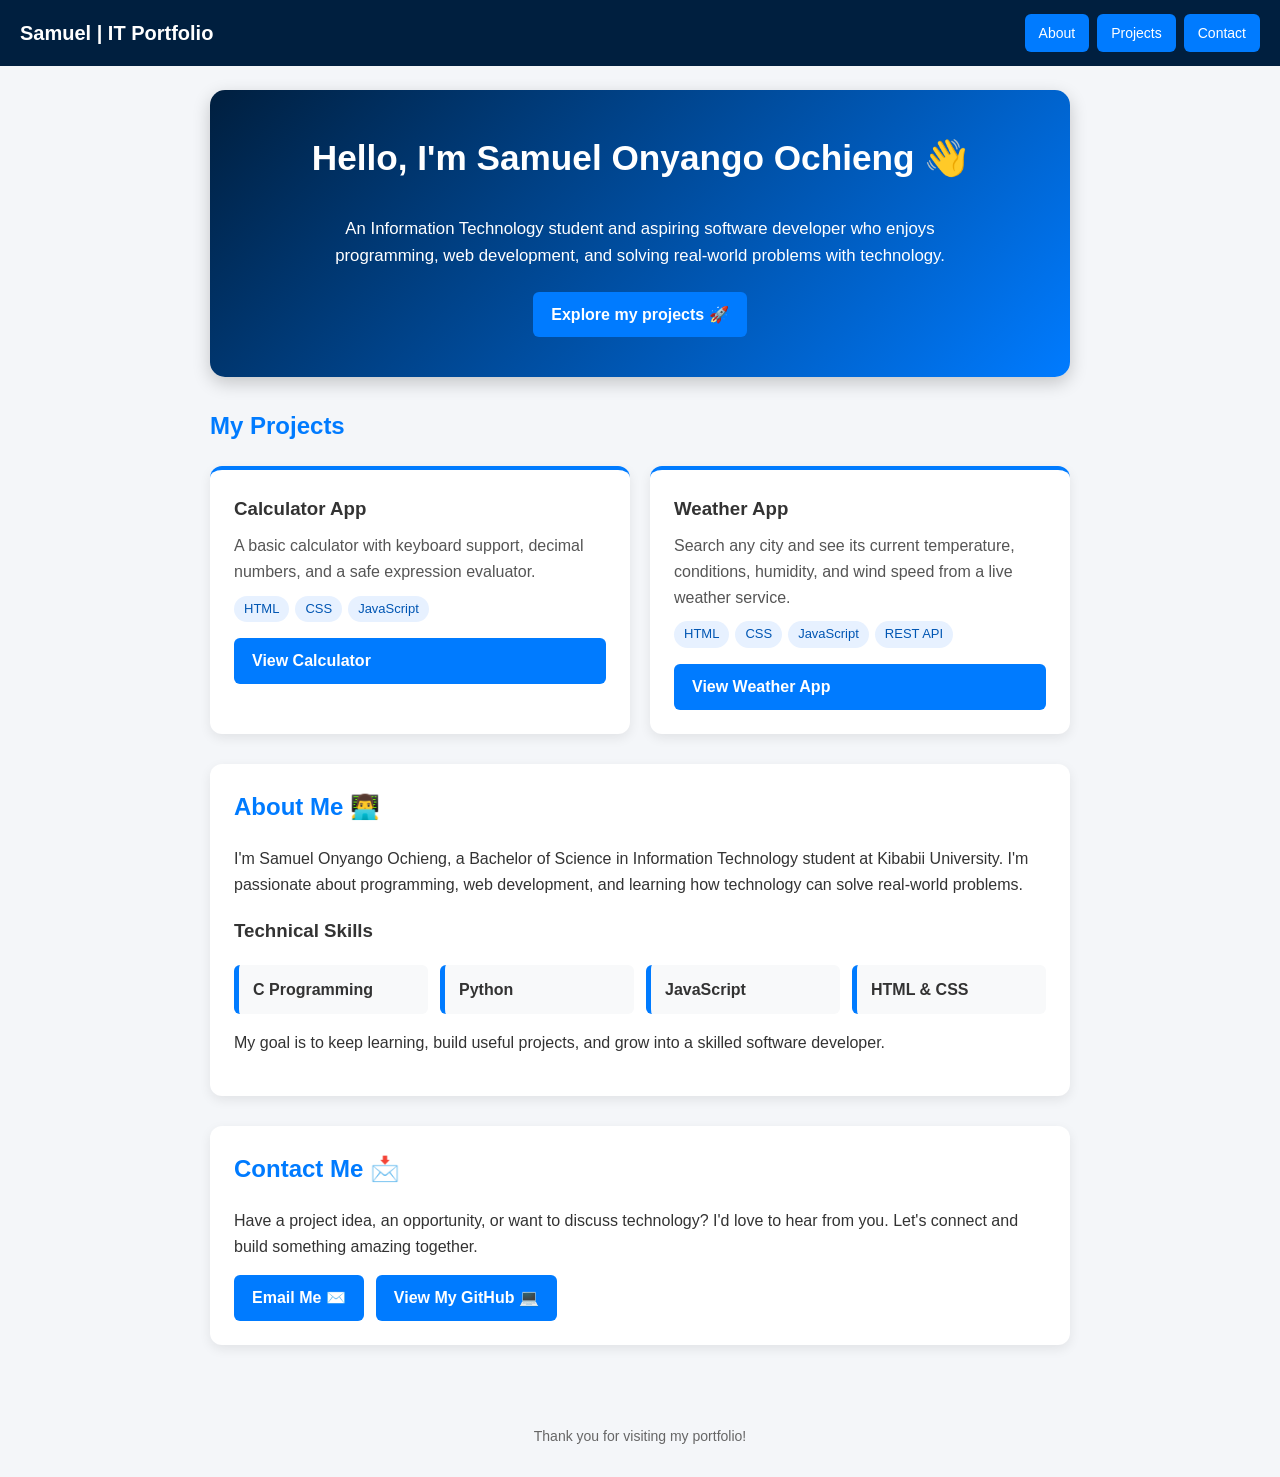
<file: index.html>
<!DOCTYPE html>
<html lang="en">
<head>
    <meta charset="UTF-8">
    <meta name="viewport" content="width=device-width, initial-scale=1.0">
    <meta name="description" content="Portfolio of Samuel Onyango Ochieng, an Information Technology student at Kibabii University who builds web projects.">
    <title>Samuel Onyango Ochieng | IT Portfolio</title>
    <link rel="stylesheet" href="style.css">
</head>
<body>

    <header class="navbar">
        <a href="#home" class="logo">Samuel | IT Portfolio</a>
        <nav class="nav-links" aria-label="Main navigation">
            <a href="#about">About</a>
            <a href="#projects">Projects</a>
            <a href="#contact">Contact</a>
        </nav>
    </header>

    <main>

        <!-- Hero -->
        <section class="hero" id="home">
            <h1>Hello, I'm Samuel Onyango Ochieng 👋</h1>
            <p class="lead">
                An Information Technology student and aspiring software developer
                who enjoys programming, web development, and solving real-world
                problems with technology.
            </p>
            <a class="btn" href="#projects">Explore my projects 🚀</a>
        </section>

        <!-- Projects -->
        <section id="projects">
            <h2>My Projects</h2>
            <div class="grid">

                <article class="card">
                    <h3>Calculator App</h3>
                    <p>A basic calculator with keyboard support, decimal numbers, and a safe expression evaluator.</p>
                    <div class="tags">
                        <span>HTML</span><span>CSS</span><span>JavaScript</span>
                    </div>
                    <a class="btn" href="Calculator/index.html">View Calculator</a>
                </article>

                <article class="card">
                    <h3>Weather App</h3>
                    <p>Search any city and see its current temperature, conditions, humidity, and wind speed from a live weather service.</p>
                    <div class="tags">
                        <span>HTML</span><span>CSS</span><span>JavaScript</span><span>REST API</span>
                    </div>
                    <a class="btn" href="weather-app/index.html">View Weather App</a>
                </article>

            </div>
        </section>

        <!-- About -->
        <section class="panel" id="about">
            <h2>About Me 👨‍💻</h2>
            <p>
                I'm Samuel Onyango Ochieng, a Bachelor of Science in Information
                Technology student at Kibabii University. I'm passionate about
                programming, web development, and learning how technology can
                solve real-world problems.
            </p>

            <h3>Technical Skills</h3>
            <ul class="skills">
                <li>C Programming</li>
                <li>Python</li>
                <li>JavaScript</li>
                <li>HTML &amp; CSS</li>
            </ul>

            <p>
                My goal is to keep learning, build useful projects, and grow into
                a skilled software developer.
            </p>
        </section>

        <!-- Contact -->
        <section class="panel" id="contact">
            <h2>Contact Me 📩</h2>
            <p>
                Have a project idea, an opportunity, or want to discuss technology?
                I'd love to hear from you. Let's connect and build something
                amazing together.
            </p>

            <div class="contact-links">
                <a class="btn" href="mailto:onyangosamuelochiengsaa@gmail.com">Email Me ✉️</a>
                <a class="btn" href="https://github.com/onyangosamuelochiengs" target="_blank" rel="noopener noreferrer">
                    View My GitHub 💻
                </a>
            </div>
        </section>

    </main>

    <footer>
        <p>Thank you for visiting my portfolio!</p>
    </footer>

</body>
</html>
</file>
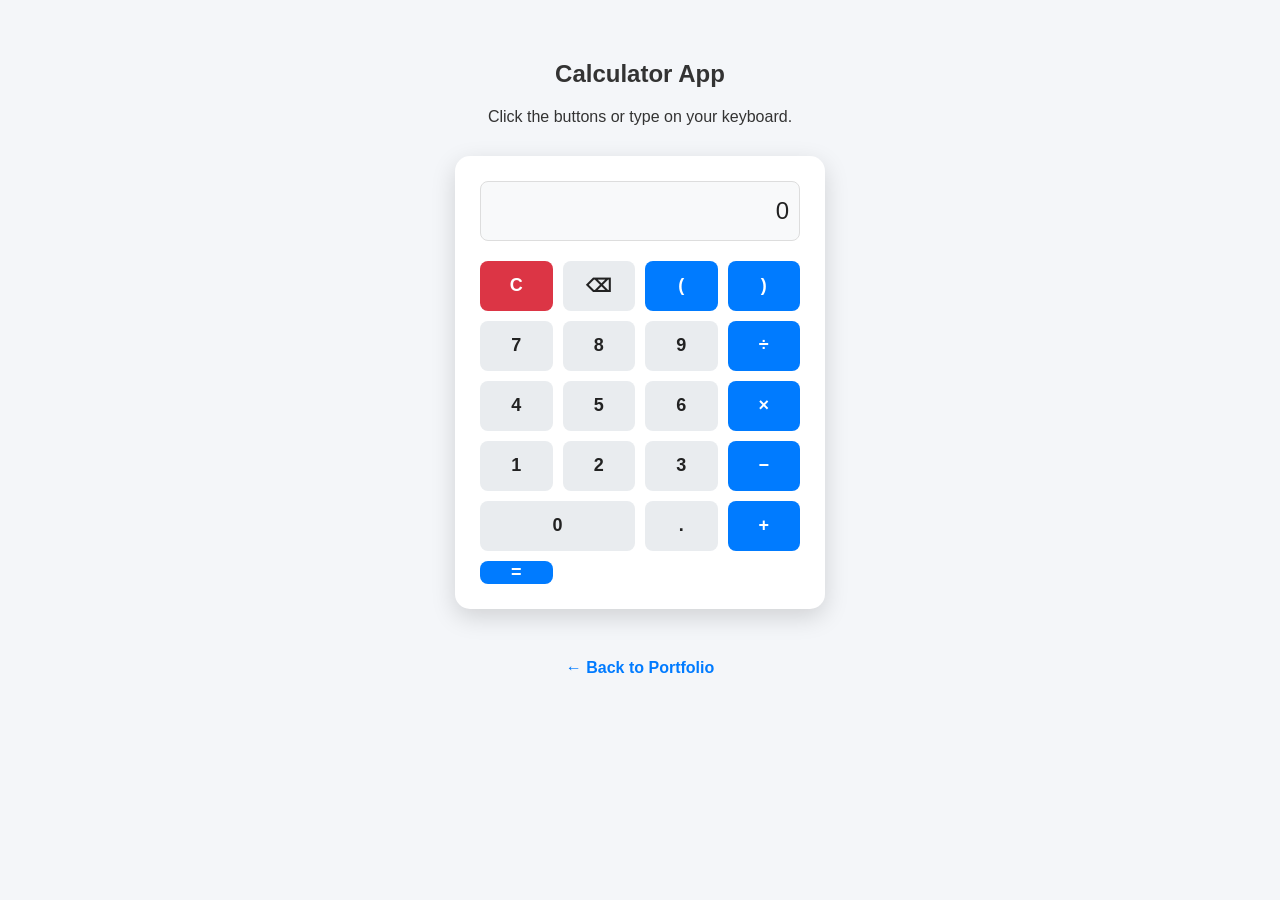
<file: Calculator/index.html>
<!DOCTYPE html>
<html lang="en">
<head>
    <meta charset="UTF-8">
    <meta name="viewport" content="width=device-width, initial-scale=1.0">
    <title>Calculator | Samuel's Portfolio</title>
    <style>
        body {
            font-family: Arial, sans-serif;
            margin: 0;
            padding: 40px 20px;
            background-color: #f4f6f9;
            color: #333;
            text-align: center;
        }
        .calc-container {
            max-width: 320px;
            margin: 30px auto;
            background: #fff;
            padding: 25px;
            border-radius: 15px;
            box-shadow: 0 8px 24px rgba(0, 0, 0, 0.15);
        }
        #display {
            width: 100%;
            height: 60px;
            margin-bottom: 20px;
            text-align: right;
            font-size: 24px;
            border: 1px solid #ddd;
            border-radius: 8px;
            padding: 5px 10px;
            box-sizing: border-box;
            background-color: #f8f9fa;
            color: #222;
        }
        .keys {
            display: grid;
            grid-template-columns: repeat(4, 1fr);
            gap: 10px;
        }
        .keys button {
            height: 50px;
            font-size: 18px;
            font-weight: bold;
            border: none;
            border-radius: 8px;
            background-color: #e9ecef;
            color: #222;
            cursor: pointer;
            transition: background-color 0.2s;
        }
        .keys button:hover {
            background-color: #dee2e6;
        }
        .keys button.op {
            background-color: #007bff;
            color: #fff;
        }
        .keys button.op:hover {
            background-color: #0056b3;
        }
        .keys button.clear {
            background-color: #dc3545;
            color: #fff;
        }
        .keys button.clear:hover {
            background-color: #bd2130;
        }
        .keys button.equals {
            grid-row: span 2;
            height: auto;
        }
        .keys button.zero {
            grid-column: span 2;
        }
        .keys button:focus-visible {
            outline: 3px solid #ffd700;
            outline-offset: 2px;
        }
        .back-link {
            display: inline-block;
            margin-top: 20px;
            color: #007bff;
            text-decoration: none;
            font-weight: bold;
        }
        .back-link:hover {
            text-decoration: underline;
        }
    </style>
</head>
<body>

    <h2>Calculator App</h2>
    <p>Click the buttons or type on your keyboard.</p>

    <div class="calc-container">
        <input type="text" id="display" value="0" readonly aria-label="Calculator display">

        <div class="keys">
            <button class="clear" data-action="clear">C</button>
            <button data-action="back" aria-label="Backspace">⌫</button>
            <button class="op" data-key="(">(</button>
            <button class="op" data-key=")">)</button>

            <button data-key="7">7</button>
            <button data-key="8">8</button>
            <button data-key="9">9</button>
            <button class="op" data-key="/">÷</button>

            <button data-key="4">4</button>
            <button data-key="5">5</button>
            <button data-key="6">6</button>
            <button class="op" data-key="*">×</button>

            <button data-key="1">1</button>
            <button data-key="2">2</button>
            <button data-key="3">3</button>
            <button class="op" data-key="-">−</button>

            <button class="zero" data-key="0">0</button>
            <button data-key=".">.</button>
            <button class="op" data-key="+">+</button>
            <button class="op equals" data-action="equals">=</button>
        </div>
    </div>

    <a href="../index.html" class="back-link">← Back to Portfolio</a>

    <script>
        const display = document.getElementById('display');
        let expr = '';            // what the user has typed, e.g. "12+3*4"
        let justEvaluated = false;

        /* ---------- Safe evaluator (no eval) ----------
           Supports + - * / parentheses, decimals and unary minus,
           with the normal order of operations. */
        function evaluate(text) {
            const tokens = text.match(/\d+\.?\d*|[()+\-*/]/g);
            if (!tokens || tokens.join('') !== text) {
                throw new Error('Invalid expression');
            }

            let pos = 0;
            const peek = () => tokens[pos];
            const next = () => tokens[pos++];

            function parseExpression() {          // handles + and -
                let value = parseTerm();
                while (peek() === '+' || peek() === '-') {
                    const op = next();
                    const right = parseTerm();
                    value = op === '+' ? value + right : value - right;
                }
                return value;
            }

            function parseTerm() {                // handles * and /
                let value = parseFactor();
                while (peek() === '*' || peek() === '/') {
                    const op = next();
                    const right = parseFactor();
                    if (op === '/' && right === 0) throw new Error('Division by zero');
                    value = op === '*' ? value * right : value / right;
                }
                return value;
            }

            function parseFactor() {              // numbers, (parentheses), unary minus
                const token = next();
                if (token === '-') return -parseFactor();
                if (token === '(') {
                    const value = parseExpression();
                    if (next() !== ')') throw new Error('Missing )');
                    return value;
                }
                const number = parseFloat(token);
                if (Number.isNaN(number)) throw new Error('Unexpected token');
                return number;
            }

            const result = parseExpression();
            if (pos !== tokens.length) throw new Error('Unexpected input');
            return result;
        }

        /* ---------- Display helpers ---------- */
        function prettify(text) {
            return text.replace(/\*/g, '×').replace(/\//g, '÷').replace(/-/g, '−');
        }

        function render(text) {
            display.value = text === '' ? '0' : prettify(text);
        }

        /* ---------- Actions ---------- */
        function addKey(key) {
            const isOperator = '+-*/'.includes(key);

            if (justEvaluated) {
                // Typing a number after "=" starts fresh; an operator continues from the result.
                if (!isOperator) expr = '';
                justEvaluated = false;
            }

            if (key === '.') {
                const currentNumber = expr.split(/[+\-*/()]/).pop();
                if (currentNumber.includes('.')) return;   // only one decimal per number
                if (currentNumber === '') expr += '0';     // ".5" becomes "0.5"
            }

            if (isOperator) {
                if (expr === '' && key !== '-') return;     // no leading + * /
                if (/[+\-*/]$/.test(expr)) {
                    expr = expr.slice(0, -1);               // replace the previous operator
                }
            }

            expr += key;
            render(expr);
        }

        function calculate() {
            const text = expr.replace(/[+\-*/(]+$/, '');   // ignore a dangling operator
            if (text === '') return;

            try {
                const result = evaluate(text);
                // Round away floating-point noise, e.g. 0.1 + 0.2 -> 0.3
                expr = String(parseFloat(result.toFixed(10)));
                render(expr);
            } catch (error) {
                expr = '';
                display.value = 'Error';
            }
            justEvaluated = true;
        }

        function clearAll() {
            expr = '';
            justEvaluated = false;
            render('');
        }

        function backspace() {
            if (justEvaluated) return clearAll();
            expr = expr.slice(0, -1);
            render(expr);
        }

        /* ---------- Mouse / touch ---------- */
        document.querySelector('.keys').addEventListener('click', (event) => {
            const button = event.target.closest('button');
            if (!button) return;

            if (button.dataset.action === 'clear') clearAll();
            else if (button.dataset.action === 'back') backspace();
            else if (button.dataset.action === 'equals') calculate();
            else addKey(button.dataset.key);
        });

        /* ---------- Keyboard ---------- */
        document.addEventListener('keydown', (event) => {
            const key = event.key;

            if (/^[0-9]$/.test(key) || '+-*/.()'.includes(key)) {
                event.preventDefault();
                addKey(key);
            } else if (key === 'Enter' || key === '=') {
                event.preventDefault();
                calculate();
            } else if (key === 'Backspace') {
                event.preventDefault();
                backspace();
            } else if (key === 'Escape' || key === 'Delete') {
                clearAll();
            }
        });
    </script>
</body>
</html>
</file>
<file: style.css>
:root {
    --blue: #007bff;
    --blue-dark: #0056b3;
    --navy: #001f3f;
    --gold: #ffd700;
    --bg: #f4f6f9;
    --text: #333;
    --muted: #555;
}

*,
*::before,
*::after {
    box-sizing: border-box;
}

html {
    scroll-behavior: smooth;
}

body {
    margin: 0;
    font-family: Arial, sans-serif;
    background: var(--bg);
    color: var(--text);
    line-height: 1.6;
}

/* ---------- Navbar (shared by all pages) ---------- */
.navbar {
    position: sticky;
    top: 0;
    z-index: 10;
    background: var(--navy);
    color: #fff;
    padding: 14px 20px;
    display: flex;
    justify-content: space-between;
    align-items: center;
    flex-wrap: wrap;
    gap: 12px;
}

.logo {
    color: #fff;
    font-size: 20px;
    font-weight: bold;
    text-decoration: none;
}

.nav-links {
    display: flex;
    flex-wrap: wrap;
    gap: 8px;
}

.nav-links a {
    color: #fff;
    background: var(--blue);
    padding: 8px 14px;
    border-radius: 6px;
    text-decoration: none;
    font-size: 14px;
}

.nav-links a:hover,
.nav-links a:focus-visible {
    background: var(--blue-dark);
}

/* ---------- Layout ---------- */
main {
    max-width: 900px;
    margin: 0 auto;
    padding: 24px 20px 40px;
}

section {
    margin-bottom: 30px;
    scroll-margin-top: 90px; /* keeps headings clear of the sticky navbar */
}

h2 {
    color: var(--blue);
    margin-top: 0;
}

/* ---------- Hero ---------- */
.hero {
    background: linear-gradient(135deg, var(--navy), var(--blue));
    color: #fff;
    text-align: center;
    padding: 40px 24px;
    border-radius: 15px;
    box-shadow: 0 6px 18px rgba(0, 0, 0, 0.2);
}

.hero h1 {
    margin-top: 0;
    font-size: clamp(1.6rem, 4vw, 2.2rem);
}

.lead {
    max-width: 640px;
    margin: 0 auto 22px;
    font-size: 1.05rem;
}

/* ---------- Panels & project cards ---------- */
.panel,
.card {
    background: #fff;
    border-radius: 12px;
    padding: 24px;
    box-shadow: 0 4px 12px rgba(0, 0, 0, 0.08);
}

.grid {
    display: grid;
    grid-template-columns: repeat(auto-fit, minmax(260px, 1fr));
    gap: 20px;
}

.card {
    display: flex;
    flex-direction: column;
    gap: 10px;
    border-top: 4px solid var(--blue);
}

.card h3 {
    margin: 0;
}

.card p {
    margin: 0;
    color: var(--muted);
}

.card img {
    width: 100%;
    height: auto;
    border-radius: 8px;
    border: 1px solid #e3e6ea;
}

.tags span {
    display: inline-block;
    background: #e7f1ff;
    color: var(--blue-dark);
    padding: 3px 10px;
    border-radius: 20px;
    font-size: 13px;
    margin: 0 6px 6px 0;
}

.card-links {
    display: flex;
    flex-wrap: wrap;
    gap: 10px;
    margin-top: auto;
}

/* ---------- Skills ---------- */
.skills {
    list-style: none;
    padding: 0;
    display: grid;
    grid-template-columns: repeat(auto-fit, minmax(160px, 1fr));
    gap: 12px;
}

.skills li {
    background: #f8f9fa;
    border-left: 5px solid var(--blue);
    padding: 12px 14px;
    border-radius: 6px;
    font-weight: bold;
}

/* ---------- Buttons ---------- */
.btn {
    display: inline-block;
    background: var(--blue);
    color: #fff;
    padding: 10px 18px;
    border-radius: 6px;
    text-decoration: none;
    font-weight: bold;
}

.btn:hover,
.btn:focus-visible {
    background: var(--blue-dark);
}

.btn-outline {
    background: #fff;
    color: var(--blue);
    border: 2px solid var(--blue);
    padding: 8px 16px;
}

.btn-outline:hover,
.btn-outline:focus-visible {
    background: #e7f1ff;
    color: var(--blue-dark);
}

.contact-links {
    display: flex;
    flex-wrap: wrap;
    gap: 12px;
}

/* ---------- Footer ---------- */
footer {
    text-align: center;
    color: #666;
    font-size: 14px;
    padding: 10px 20px 30px;
}

footer p {
    margin: 0;
}

/* ---------- Project pages (calculator & weather) ---------- */
.page-intro {
    text-align: center;
    margin-bottom: 24px;
}

.page-intro h1 {
    color: var(--navy);
    margin: 0 0 4px;
    font-size: 1.8rem;
}

.page-intro p {
    color: var(--muted);
    margin: 0;
}

.app-card {
    margin: 0 auto;
    padding: 25px;
    background: #fff;
    border-radius: 15px;
    box-shadow: 0 8px 24px rgba(0, 0, 0, 0.15);
    text-align: center;
}

.calc-card {
    max-width: 340px;
}

.weather-card {
    max-width: 460px;
}

/* Calculator */
.calc-display {
    width: 100%;
    height: 60px;
    margin-bottom: 20px;
    text-align: right;
    font-size: 24px;
    border: 1px solid #ddd;
    border-radius: 8px;
    padding: 5px 10px;
    background: #f8f9fa;
    color: #222;
}

.keys {
    display: grid;
    grid-template-columns: repeat(4, 1fr);
    gap: 10px;
}

.keys button {
    height: 50px;
    font-size: 18px;
    font-weight: bold;
    border: none;
    border-radius: 8px;
    background: #e9ecef;
    color: #222;
    cursor: pointer;
    transition: background-color 0.2s;
}

.keys button:hover {
    background: #dee2e6;
}

.keys button.op {
    background: var(--blue);
    color: #fff;
}

.keys button.op:hover {
    background: var(--blue-dark);
}

.keys button.clear {
    background: #dc3545;
    color: #fff;
}

.keys button.clear:hover {
    background: #bd2130;
}

.keys button.equals {
    grid-row: span 2;
    height: auto;
}

.keys button.zero {
    grid-column: span 2;
}

.keys button:focus-visible {
    outline: 3px solid var(--gold);
    outline-offset: 2px;
}

/* Weather */
.search-row {
    display: flex;
}

.search-row input {
    flex: 1;
    min-width: 0;
    height: 44px;
    font-size: 16px;
    border: 1px solid #ddd;
    border-radius: 8px 0 0 8px;
    padding: 0 12px;
    outline: none;
}

.search-row input:focus {
    border-color: var(--blue);
}

.search-row button {
    height: 44px;
    padding: 0 18px;
    font-size: 16px;
    font-weight: bold;
    border: none;
    background: var(--blue);
    color: #fff;
    border-radius: 0 8px 8px 0;
    cursor: pointer;
}

.search-row button:hover {
    background: var(--blue-dark);
}

.search-row button:disabled {
    background: #9ec5fe;
    cursor: wait;
}

.weather-info {
    margin-top: 25px;
    min-height: 150px;
}

.weather-info h3 {
    margin: 0;
}

.temp {
    font-size: 48px;
    font-weight: bold;
    margin: 10px 0;
    color: #222;
}

.details {
    display: flex;
    justify-content: space-around;
    margin-top: 15px;
    font-size: 14px;
    color: #555;
}

#status {
    color: #666;
}

#status.error {
    color: #dc3545;
    font-weight: bold;
}

.forecast-wrap {
    margin-top: 25px;
    border-top: 1px solid #eee;
    padding-top: 18px;
}

.forecast-title {
    margin: 0 0 12px;
    font-size: 16px;
}

.forecast {
    display: grid;
    grid-template-columns: repeat(auto-fit, minmax(80px, 1fr));
    gap: 8px;
}

.forecast-day {
    background: #f8f9fa;
    border-radius: 8px;
    padding: 10px 6px;
    font-size: 13px;
}

.forecast-day strong {
    display: block;
    margin-bottom: 4px;
}

.forecast-day .desc {
    color: #555;
    min-height: 2.6em;
}

.forecast-day .range {
    font-weight: bold;
}

/* ---------- Small screens ---------- */
@media (max-width: 600px) {
    .navbar {
        justify-content: center;
        text-align: center;
    }

    .panel,
    .card,
    .app-card {
        padding: 20px;
    }
}
</file>
